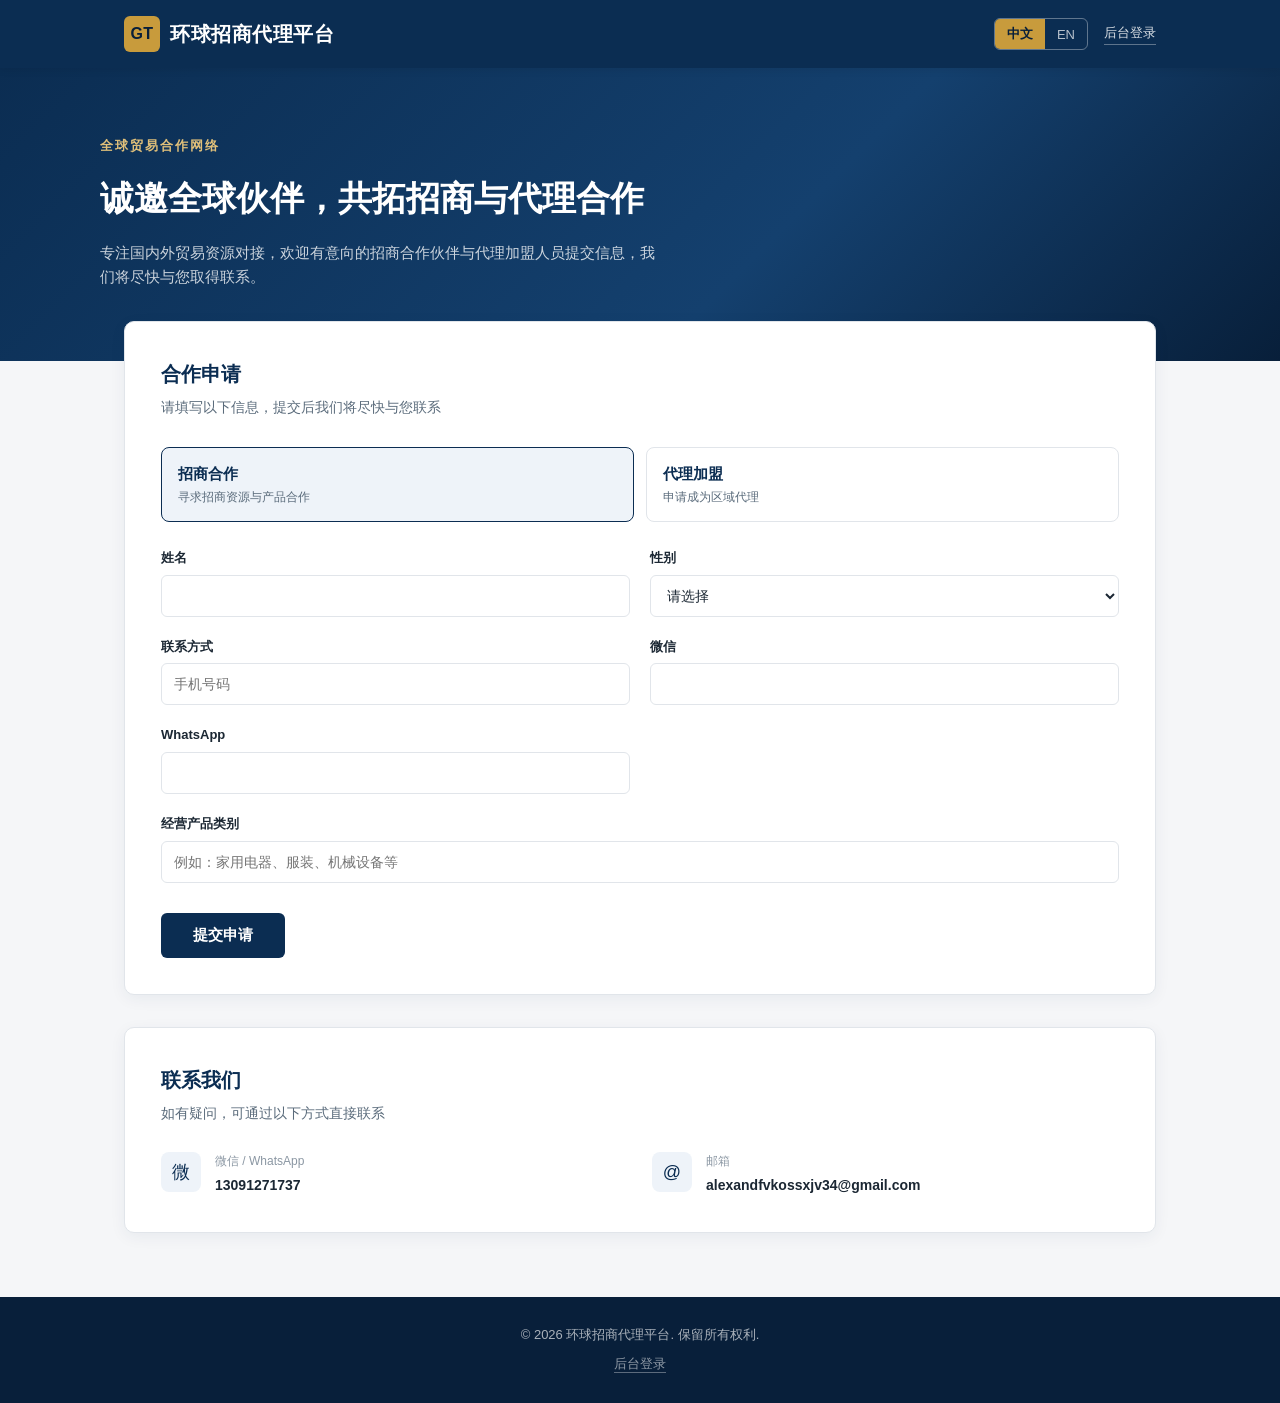
<file: index.html>
<!DOCTYPE html>
<html lang="zh-CN">
<head>
<meta charset="UTF-8">
<meta name="viewport" content="width=device-width, initial-scale=1.0">
<title>招商代理合作平台</title>
<style>
  :root{
    --primary:#0B2D52;
    --primary-light:#14406e;
    --primary-dark:#081f3a;
    --accent:#C89B3C;
    --accent-light:#e0c07a;
    --bg:#F5F6F8;
    --card:#FFFFFF;
    --text:#1B2733;
    --text-secondary:#5A6B7B;
    --text-muted:#8B97A3;
    --border:#E1E5EA;
    --success:#2E7D32;
    --success-bg:#E8F5E9;
    --danger:#C62828;
    --danger-bg:#FDECEA;
    --warning:#B7791F;
    --warning-bg:#FFF6E5;
  }
  *{box-sizing:border-box;margin:0;padding:0;}
  body{
    font-family:"PingFang SC","Microsoft YaHei","Segoe UI",Helvetica,Arial,sans-serif;
    background:var(--bg);
    color:var(--text);
    line-height:1.6;
  }
  a{color:inherit;text-decoration:none;}
  .container{max-width:1080px;margin:0 auto;padding:0 24px;}

  /* Header */
  header{
    background:var(--primary);
    color:#fff;
    position:sticky;top:0;z-index:100;
    box-shadow:0 2px 8px rgba(0,0,0,0.08);
  }
  .header-inner{
    display:flex;align-items:center;justify-content:space-between;
    padding:16px 24px;max-width:1080px;margin:0 auto;
  }
  .brand{display:flex;align-items:center;gap:10px;font-size:20px;font-weight:700;letter-spacing:0.5px;}
  .brand .mark{
    width:36px;height:36px;border-radius:6px;background:var(--accent);
    display:flex;align-items:center;justify-content:center;color:var(--primary-dark);font-weight:800;font-size:16px;
  }
  .header-actions{display:flex;align-items:center;gap:16px;font-size:14px;}
  .lang-switch{
    display:flex;border:1px solid rgba(255,255,255,0.35);border-radius:6px;overflow:hidden;
  }
  .lang-switch button{
    background:transparent;border:none;color:#fff;padding:6px 12px;cursor:pointer;font-size:13px;
    opacity:0.7;
  }
  .lang-switch button.active{background:var(--accent);color:var(--primary-dark);opacity:1;font-weight:600;}
  .admin-entry{
    color:#fff;opacity:0.85;font-size:13px;cursor:pointer;border-bottom:1px solid rgba(255,255,255,0.4);
    padding-bottom:1px;
  }
  .admin-entry:hover{opacity:1;}

  /* Hero */
  .hero{
    background:linear-gradient(135deg,var(--primary) 0%,var(--primary-light) 60%,var(--primary-dark) 100%);
    color:#fff;padding:64px 24px 72px;
  }
  .hero-inner{max-width:1080px;margin:0 auto;}
  .hero-eyebrow{
    display:inline-block;color:var(--accent-light);font-size:13px;letter-spacing:2px;
    text-transform:uppercase;margin-bottom:14px;font-weight:600;
  }
  .hero h1{font-size:34px;font-weight:700;max-width:640px;margin-bottom:16px;}
  .hero p{color:rgba(255,255,255,0.78);max-width:560px;font-size:15px;}

  /* Main sections */
  main{max-width:1080px;margin:-40px auto 0;padding:0 24px 64px;}
  .card{
    background:var(--card);border:1px solid var(--border);border-radius:10px;
    padding:36px;box-shadow:0 4px 16px rgba(15,45,82,0.06);
  }
  .form-card{margin-bottom:32px;}
  .section-title{font-size:20px;font-weight:700;color:var(--primary);margin-bottom:6px;}
  .section-sub{color:var(--text-secondary);font-size:14px;margin-bottom:28px;}

  .type-toggle{display:flex;gap:12px;margin-bottom:26px;}
  .type-option{
    flex:1;border:1.5px solid var(--border);border-radius:8px;padding:14px 16px;cursor:pointer;
    transition:all .15s;
  }
  .type-option.selected{border-color:var(--primary);background:#EEF3F9;}
  .type-option .t-title{font-weight:700;color:var(--primary);font-size:15px;margin-bottom:2px;}
  .type-option .t-desc{font-size:12px;color:var(--text-secondary);}

  .form-grid{display:grid;grid-template-columns:1fr 1fr;gap:20px;}
  .field{display:flex;flex-direction:column;gap:6px;}
  .field.full{grid-column:1 / -1;}
  label{font-size:13px;font-weight:600;color:var(--text);}
  label .opt{color:var(--text-muted);font-weight:400;}
  label .req{color:var(--danger);}
  input[type=text],input[type=tel],select{
    height:42px;border:1px solid var(--border);border-radius:6px;padding:0 12px;font-size:14px;
    background:#fff;color:var(--text);outline:none;transition:border-color .15s;
  }
  input:focus,select:focus{border-color:var(--primary);}
  .error-msg{color:var(--danger);font-size:12px;display:none;}
  .field.invalid input,.field.invalid select{border-color:var(--danger);}
  .field.invalid .error-msg{display:block;}

  .submit-row{margin-top:30px;display:flex;align-items:center;gap:16px;}
  .btn-primary{
    background:var(--primary);color:#fff;border:none;border-radius:6px;padding:13px 32px;
    font-size:15px;font-weight:600;cursor:pointer;transition:background .15s;
  }
  .btn-primary:hover{background:var(--primary-light);}
  .btn-secondary{
    background:#fff;color:var(--primary);border:1px solid var(--primary);border-radius:6px;padding:12px 28px;
    font-size:14px;font-weight:600;cursor:pointer;
  }
  .btn-secondary:hover{background:#EEF3F9;}
  .btn-ghost{background:transparent;border:1px solid var(--border);color:var(--text-secondary);border-radius:6px;
    padding:8px 14px;font-size:13px;cursor:pointer;}
  .btn-ghost:hover{background:var(--bg);}
  .btn-danger-outline{background:transparent;border:1px solid var(--danger);color:var(--danger);border-radius:6px;
    padding:6px 12px;font-size:12px;cursor:pointer;}

  /* Contact card */
  .contact-card{display:grid;grid-template-columns:1fr 1fr;gap:24px;}
  .contact-item{display:flex;gap:14px;align-items:flex-start;}
  .contact-icon{
    width:40px;height:40px;border-radius:8px;background:#EEF3F9;color:var(--primary);
    display:flex;align-items:center;justify-content:center;font-size:18px;flex-shrink:0;
  }
  .contact-label{font-size:12px;color:var(--text-muted);margin-bottom:2px;}
  .contact-value{font-size:14px;font-weight:600;color:var(--text);}

  footer{background:var(--primary-dark);color:rgba(255,255,255,0.65);padding:28px 24px;font-size:13px;text-align:center;}
  footer .admin-entry{color:rgba(255,255,255,0.65);}

  /* Toast */
  #toast{
    position:fixed;top:24px;left:50%;transform:translateX(-50%) translateY(-20px);
    background:var(--success);color:#fff;padding:14px 24px;border-radius:8px;font-size:14px;font-weight:600;
    box-shadow:0 6px 20px rgba(0,0,0,0.15);opacity:0;pointer-events:none;transition:all .25s;z-index:1000;
  }
  #toast.show{opacity:1;transform:translateX(-50%) translateY(0);}

  /* Modal (admin login) */
  .modal-overlay{
    position:fixed;inset:0;background:rgba(11,45,82,0.55);display:none;
    align-items:center;justify-content:center;z-index:500;padding:20px;
  }
  .modal-overlay.show{display:flex;}
  .modal-box{background:#fff;border-radius:10px;padding:32px;max-width:380px;width:100%;box-shadow:0 10px 40px rgba(0,0,0,0.2);}
  .modal-box h3{color:var(--primary);font-size:18px;margin-bottom:20px;}
  .modal-box .field{margin-bottom:16px;}
  .modal-actions{display:flex;gap:10px;margin-top:22px;}
  .modal-actions .btn-primary{flex:1;}
  .close-x{float:right;cursor:pointer;color:var(--text-muted);font-size:20px;line-height:1;}

  /* Admin dashboard */
  #adminView{display:none;}
  #publicView.hidden,#adminView.hidden{display:none;}
  .admin-header{
    display:flex;align-items:center;justify-content:space-between;margin-bottom:24px;flex-wrap:wrap;gap:12px;
  }
  .admin-header h2{color:var(--primary);font-size:22px;}
  .stat-row{display:grid;grid-template-columns:repeat(4,1fr);gap:14px;margin-bottom:24px;}
  .stat-box{background:#fff;border:1px solid var(--border);border-radius:8px;padding:16px;text-align:center;}
  .stat-box .num{font-size:26px;font-weight:700;color:var(--primary);}
  .stat-box .lbl{font-size:12px;color:var(--text-secondary);margin-top:4px;}

  .filter-row{display:flex;gap:10px;margin-bottom:18px;flex-wrap:wrap;}
  .filter-btn{
    border:1px solid var(--border);background:#fff;border-radius:20px;padding:7px 16px;font-size:13px;
    cursor:pointer;color:var(--text-secondary);
  }
  .filter-btn.active{background:var(--primary);color:#fff;border-color:var(--primary);}

  table{width:100%;border-collapse:collapse;background:#fff;font-size:13px;}
  thead th{
    text-align:left;background:#F0F3F7;color:var(--text-secondary);font-weight:600;padding:10px 12px;
    border-bottom:1px solid var(--border);white-space:nowrap;
  }
  tbody td{padding:10px 12px;border-bottom:1px solid var(--border);vertical-align:top;}
  tbody tr:hover{background:#FAFBFC;}
  .badge{display:inline-block;padding:3px 10px;border-radius:20px;font-size:12px;font-weight:600;}
  .badge-invest{background:#EEF3F9;color:var(--primary);}
  .badge-agent{background:var(--warning-bg);color:var(--warning);}
  select.status-select{
    height:32px;border:1px solid var(--border);border-radius:6px;font-size:12px;padding:0 8px;background:#fff;
  }
  .status-pending{color:var(--warning);}
  .status-contacted{color:var(--primary);}
  .status-done{color:var(--success);}
  .empty-row{text-align:center;color:var(--text-muted);padding:40px 0;}
  .table-wrap{overflow-x:auto;border:1px solid var(--border);border-radius:8px;}

  .disclaimer{
    background:var(--warning-bg);border:1px solid #F0D48A;color:var(--warning);font-size:12px;
    padding:10px 14px;border-radius:6px;margin-bottom:20px;
  }

  @media (max-width:640px){
    .form-grid{grid-template-columns:1fr;}
    .contact-card{grid-template-columns:1fr;}
    .stat-row{grid-template-columns:repeat(2,1fr);}
    .hero h1{font-size:26px;}
  }
</style>
</head>
<body>

<div id="toast"></div>

<!-- Admin Login Modal -->
<div class="modal-overlay" id="loginModal">
  <div class="modal-box">
    <span class="close-x" id="closeLogin">&times;</span>
    <h3 data-i18n="admin_login_title">后台登录</h3>
    <div class="field">
      <label data-i18n="admin_account">账号</label>
      <input type="text" id="loginUser" autocomplete="username">
    </div>
    <div class="field">
      <label data-i18n="admin_password">密码</label>
      <input type="text" id="loginPass" autocomplete="current-password">
    </div>
    <div class="error-msg" id="loginError" style="display:block;min-height:16px;"></div>
    <div class="modal-actions">
      <button class="btn-primary" id="loginSubmit" data-i18n="login_btn">登录</button>
    </div>
  </div>
</div>

<!-- PUBLIC VIEW -->
<div id="publicView">
  <header>
    <div class="header-inner">
      <div class="brand"><span class="mark">GT</span><span data-i18n="brand">环球招商代理平台</span></div>
      <div class="header-actions">
        <div class="lang-switch">
          <button id="langZh" class="active">中文</button>
          <button id="langEn">EN</button>
        </div>
        <span class="admin-entry" id="openLogin" data-i18n="admin_entry">后台登录</span>
      </div>
    </div>
  </header>

  <div class="hero">
    <div class="hero-inner">
      <span class="hero-eyebrow" data-i18n="hero_eyebrow">全球贸易合作网络</span>
      <h1 data-i18n="hero_title">诚邀全球伙伴，共拓招商与代理合作</h1>
      <p data-i18n="hero_desc">专注国内外贸易资源对接，欢迎有意向的招商合作伙伴与代理加盟人员提交信息，我们将尽快与您取得联系。</p>
    </div>
  </div>

  <main>
    <div class="card form-card">
      <div class="section-title" data-i18n="form_title">合作申请</div>
      <div class="section-sub" data-i18n="form_sub">请填写以下信息，提交后我们将尽快与您联系</div>

      <div class="type-toggle">
        <div class="type-option selected" data-type="invest" id="typeInvest">
          <div class="t-title" data-i18n="type_invest">招商合作</div>
          <div class="t-desc" data-i18n="type_invest_desc">寻求招商资源与产品合作</div>
        </div>
        <div class="type-option" data-type="agent" id="typeAgent">
          <div class="t-title" data-i18n="type_agent">代理加盟</div>
          <div class="t-desc" data-i18n="type_agent_desc">申请成为区域代理</div>
        </div>
      </div>

      <form id="applyForm" novalidate>
        <div class="form-grid">
          <div class="field" id="f_name">
            <label data-i18n="lbl_name">姓名 <span class="req">*</span></label>
            <input type="text" id="name">
            <span class="error-msg" data-i18n="err_required">此项为必填</span>
          </div>
          <div class="field" id="f_gender">
            <label data-i18n="lbl_gender">性别 <span class="req">*</span></label>
            <select id="gender">
              <option value="" data-i18n="opt_select">请选择</option>
              <option value="male" data-i18n="opt_male">男</option>
              <option value="female" data-i18n="opt_female">女</option>
            </select>
            <span class="error-msg" data-i18n="err_required">此项为必填</span>
          </div>
          <div class="field" id="f_phone">
            <label data-i18n="lbl_phone">联系方式 <span class="req">*</span></label>
            <input type="tel" id="phone" placeholder="手机号码">
            <span class="error-msg" data-i18n="err_required">此项为必填</span>
          </div>
          <div class="field" id="f_wechat">
            <label data-i18n="lbl_wechat">微信 <span class="req">*</span></label>
            <input type="text" id="wechat">
            <span class="error-msg" data-i18n="err_required">此项为必填</span>
          </div>
          <div class="field" id="f_whatsapp">
            <label data-i18n="lbl_whatsapp">WhatsApp <span class="opt" data-i18n="opt_label">（选填）</span></label>
            <input type="text" id="whatsapp">
          </div>
          <div class="field full" id="f_category" style="display:none;">
            <label data-i18n="lbl_category">经营产品类别 <span class="req">*</span></label>
            <input type="text" id="category" data-i18n-ph="ph_category">
            <span class="error-msg" data-i18n="err_required">此项为必填</span>
          </div>
        </div>

        <div class="submit-row">
          <button type="submit" class="btn-primary" data-i18n="submit_btn">提交申请</button>
        </div>
      </form>
    </div>

    <div class="card">
      <div class="section-title" data-i18n="contact_title">联系我们</div>
      <div class="section-sub" data-i18n="contact_sub">如有疑问，可通过以下方式直接联系</div>
      <div class="contact-card">
        <div class="contact-item">
          <div class="contact-icon">微</div>
          <div>
            <div class="contact-label" data-i18n="lbl_wxwa">微信 / WhatsApp</div>
            <div class="contact-value">13091271737</div>
          </div>
        </div>
        <div class="contact-item">
          <div class="contact-icon">@</div>
          <div>
            <div class="contact-label" data-i18n="lbl_email">邮箱</div>
            <div class="contact-value">alexandfvkossxjv34@gmail.com</div>
          </div>
        </div>
      </div>
    </div>
  </main>

  <footer>
    <div data-i18n="footer_text">© 2026 环球招商代理平台. 保留所有权利.</div>
    <div style="margin-top:8px;"><span class="admin-entry" id="openLogin2" data-i18n="admin_entry">后台登录</span></div>
  </footer>
</div>

<!-- ADMIN VIEW -->
<div id="adminView">
  <header>
    <div class="header-inner">
      <div class="brand"><span class="mark">GT</span><span data-i18n="admin_panel_title">后台管理</span></div>
      <div class="header-actions">
        <div class="lang-switch">
          <button id="langZhA" class="active">中文</button>
          <button id="langEnA">EN</button>
        </div>
        <button class="btn-ghost" id="logoutBtn" data-i18n="logout_btn">退出登录</button>
      </div>
    </div>
  </header>

  <main>
    <div class="disclaimer" data-i18n="disclaimer_text">
      提示：当前登录验证与数据存储均在浏览器本地完成，仅适用于演示或个人使用。若需正式上线，建议接入独立后端与数据库以保障账号与数据安全。
    </div>

    <div class="admin-header">
      <h2 data-i18n="submissions_title">申请信息</h2>
    </div>

    <div class="stat-row">
      <div class="stat-box"><div class="num" id="statTotal">0</div><div class="lbl" data-i18n="stat_total">总申请数</div></div>
      <div class="stat-box"><div class="num" id="statInvest">0</div><div class="lbl" data-i18n="stat_invest">招商合作</div></div>
      <div class="stat-box"><div class="num" id="statAgent">0</div><div class="lbl" data-i18n="stat_agent">代理加盟</div></div>
      <div class="stat-box"><div class="num" id="statPending">0</div><div class="lbl" data-i18n="stat_pending">待处理</div></div>
    </div>

    <div class="filter-row">
      <button class="filter-btn active" data-filter="all" data-i18n="filter_all">全部</button>
      <button class="filter-btn" data-filter="invest" data-i18n="filter_invest">招商合作</button>
      <button class="filter-btn" data-filter="agent" data-i18n="filter_agent">代理加盟</button>
    </div>

    <div class="table-wrap">
      <table>
        <thead>
          <tr>
            <th data-i18n="th_time">提交时间</th>
            <th data-i18n="th_type">类型</th>
            <th data-i18n="th_name">姓名</th>
            <th data-i18n="th_gender">性别</th>
            <th data-i18n="th_phone">联系方式</th>
            <th data-i18n="th_wechat">微信</th>
            <th data-i18n="th_whatsapp">WhatsApp</th>
            <th data-i18n="th_category">产品类别</th>
            <th data-i18n="th_status">处理状态</th>
            <th data-i18n="th_action">操作</th>
          </tr>
        </thead>
        <tbody id="submissionsBody"></tbody>
      </table>
    </div>
  </main>
</div>

<script>
(function(){

var STORAGE_KEY = 'gt_trade_submissions_v1';
var ADMIN_USER = 'admin';
var ADMIN_PASS = 'admin123';

var i18n = {
  zh:{
    brand:'环球招商代理平台', admin_entry:'后台登录',
    hero_eyebrow:'全球贸易合作网络', hero_title:'诚邀全球伙伴，共拓招商与代理合作',
    hero_desc:'专注国内外贸易资源对接，欢迎有意向的招商合作伙伴与代理加盟人员提交信息，我们将尽快与您取得联系。',
    form_title:'合作申请', form_sub:'请填写以下信息，提交后我们将尽快与您联系',
    type_invest:'招商合作', type_invest_desc:'寻求招商资源与产品合作',
    type_agent:'代理加盟', type_agent_desc:'申请成为区域代理',
    lbl_name:'姓名', lbl_gender:'性别', lbl_phone:'联系方式', lbl_wechat:'微信',
    lbl_whatsapp:'WhatsApp', lbl_category:'经营产品类别',
    opt_label:'（选填）', opt_select:'请选择', opt_male:'男', opt_female:'女',
    ph_category:'例如：家用电器、服装、机械设备等',
    err_required:'此项为必填', submit_btn:'提交申请',
    contact_title:'联系我们', contact_sub:'如有疑问，可通过以下方式直接联系',
    lbl_wxwa:'微信 / WhatsApp', lbl_email:'邮箱',
    footer_text:'© 2026 环球招商代理平台. 保留所有权利.',
    admin_login_title:'后台登录', admin_account:'账号', admin_password:'密码', login_btn:'登录',
    login_error:'账号或密码错误',
    admin_panel_title:'后台管理', logout_btn:'退出登录',
    disclaimer_text:'提示：当前登录验证与数据存储均在浏览器本地完成，仅适用于演示或个人使用。若需正式上线，建议接入独立后端与数据库以保障账号与数据安全。',
    submissions_title:'申请信息',
    stat_total:'总申请数', stat_invest:'招商合作', stat_agent:'代理加盟', stat_pending:'待处理',
    filter_all:'全部', filter_invest:'招商合作', filter_agent:'代理加盟',
    th_time:'提交时间', th_type:'类型', th_name:'姓名', th_gender:'性别', th_phone:'联系方式',
    th_wechat:'微信', th_whatsapp:'WhatsApp', th_category:'产品类别', th_status:'处理状态', th_action:'操作',
    status_pending:'待处理', status_contacted:'已联系', status_done:'已完成',
    male:'男', female:'女', empty_text:'暂无申请信息', delete_btn:'删除', confirm_delete:'确定要删除这条信息吗？',
    toast_submit_ok:'提交成功，感谢您的申请，我们将尽快与您联系！'
  },
  en:{
    brand:'Global Trade Partners', admin_entry:'Admin login',
    hero_eyebrow:'Global trade cooperation network', hero_title:'Partner with us — investment and agency opportunities',
    hero_desc:'We connect domestic and international trade resources. Submit your details below and our team will contact you soon.',
    form_title:'Partnership application', form_sub:'Please fill in the details below. We will contact you after submission.',
    type_invest:'Investment cooperation', type_invest_desc:'Seeking investment resources and product cooperation',
    type_agent:'Agency application', type_agent_desc:'Apply to become a regional agent',
    lbl_name:'Name', lbl_gender:'Gender', lbl_phone:'Phone', lbl_wechat:'WeChat',
    lbl_whatsapp:'WhatsApp', lbl_category:'Product category',
    opt_label:'(optional)', opt_select:'Select', opt_male:'Male', opt_female:'Female',
    ph_category:'e.g. home appliances, apparel, machinery',
    err_required:'This field is required', submit_btn:'Submit application',
    contact_title:'Contact us', contact_sub:'For any questions, reach us directly through the channels below',
    lbl_wxwa:'WeChat / WhatsApp', lbl_email:'Email',
    footer_text:'© 2026 Global Trade Partners. All rights reserved.',
    admin_login_title:'Admin login', admin_account:'Username', admin_password:'Password', login_btn:'Log in',
    login_error:'Incorrect username or password',
    admin_panel_title:'Admin panel', logout_btn:'Log out',
    disclaimer_text:'Note: login checks and data storage currently run entirely in the browser, suitable for demo or personal use only. For production use, connect a proper backend and database to protect accounts and data.',
    submissions_title:'Submissions',
    stat_total:'Total submissions', stat_invest:'Investment', stat_agent:'Agency', stat_pending:'Pending',
    filter_all:'All', filter_invest:'Investment', filter_agent:'Agency',
    th_time:'Submitted', th_type:'Type', th_name:'Name', th_gender:'Gender', th_phone:'Phone',
    th_wechat:'WeChat', th_whatsapp:'WhatsApp', th_category:'Category', th_status:'Status', th_action:'Action',
    status_pending:'Pending', status_contacted:'Contacted', status_done:'Done',
    male:'Male', female:'Female', empty_text:'No submissions yet', delete_btn:'Delete', confirm_delete:'Delete this submission?',
    toast_submit_ok:'Submitted successfully. Thank you — we will contact you soon!'
  }
};

var state = { lang:'zh', selectedType:'invest', filter:'all', isAdmin:false };

function t(key){ return i18n[state.lang][key] || key; }

function applyI18n(){
  document.querySelectorAll('[data-i18n]').forEach(function(el){
    var key = el.getAttribute('data-i18n');
    el.textContent = t(key);
  });
  document.querySelectorAll('[data-i18n-ph]').forEach(function(el){
    var key = el.getAttribute('data-i18n-ph');
    el.setAttribute('placeholder', t(key));
  });
  document.getElementById('loginError').textContent = '';
  renderAdminTable();
}

function setLang(l){
  state.lang = l;
  var isZh = l === 'zh';
  document.getElementById('langZh').classList.toggle('active', isZh);
  document.getElementById('langEn').classList.toggle('active', !isZh);
  document.getElementById('langZhA').classList.toggle('active', isZh);
  document.getElementById('langEnA').classList.toggle('active', !isZh);
  applyI18n();
}
document.getElementById('langZh').onclick = function(){ setLang('zh'); };
document.getElementById('langEn').onclick = function(){ setLang('en'); };
document.getElementById('langZhA').onclick = function(){ setLang('zh'); };
document.getElementById('langEnA').onclick = function(){ setLang('en'); };

/* Type toggle */
document.getElementById('typeInvest').onclick = function(){ selectType('invest'); };
document.getElementById('typeAgent').onclick = function(){ selectType('agent'); };
function selectType(type){
  state.selectedType = type;
  document.getElementById('typeInvest').classList.toggle('selected', type==='invest');
  document.getElementById('typeAgent').classList.toggle('selected', type==='agent');
  document.getElementById('f_category').style.display = (type==='invest') ? '' : 'none';
}

/* Toast */
function showToast(msg){
  var el = document.getElementById('toast');
  el.textContent = msg;
  el.classList.add('show');
  setTimeout(function(){ el.classList.remove('show'); }, 2600);
}

/* Storage */
function getSubmissions(){
  try{ return JSON.parse(localStorage.getItem(STORAGE_KEY)) || []; }
  catch(e){ return []; }
}
function saveSubmissions(list){
  localStorage.setItem(STORAGE_KEY, JSON.stringify(list));
}

/* Form validation + submit */
function clearFieldError(id){ document.getElementById(id).classList.remove('invalid'); }
function setFieldError(id){ document.getElementById(id).classList.add('invalid'); }

document.getElementById('applyForm').addEventListener('submit', function(e){
  e.preventDefault();
  var name = document.getElementById('name').value.trim();
  var gender = document.getElementById('gender').value;
  var phone = document.getElementById('phone').value.trim();
  var wechat = document.getElementById('wechat').value.trim();
  var whatsapp = document.getElementById('whatsapp').value.trim();
  var category = document.getElementById('category').value.trim();

  var valid = true;
  ['f_name','f_gender','f_phone','f_wechat'].forEach(clearFieldError);
  clearFieldError('f_category');

  if(!name){ setFieldError('f_name'); valid = false; }
  if(!gender){ setFieldError('f_gender'); valid = false; }
  if(!phone){ setFieldError('f_phone'); valid = false; }
  if(!wechat){ setFieldError('f_wechat'); valid = false; }
  if(state.selectedType === 'invest' && !category){ setFieldError('f_category'); valid = false; }

  if(!valid) return;

  var list = getSubmissions();
  list.unshift({
    id: Date.now().toString(36) + Math.random().toString(36).slice(2,7),
    type: state.selectedType,
    name: name, gender: gender, phone: phone, wechat: wechat,
    whatsapp: whatsapp, category: state.selectedType === 'invest' ? category : '',
    status: 'pending',
    createdAt: new Date().toISOString()
  });
  saveSubmissions(list);

  document.getElementById('applyForm').reset();
  selectType('invest');
  showToast(t('toast_submit_ok'));
});

/* Admin login modal */
function openModal(){
  document.getElementById('loginModal').classList.add('show');
  document.getElementById('loginError').textContent = '';
}
function closeModal(){ document.getElementById('loginModal').classList.remove('show'); }
document.getElementById('openLogin').onclick = openModal;
document.getElementById('openLogin2').onclick = openModal;
document.getElementById('closeLogin').onclick = closeModal;
document.getElementById('loginModal').addEventListener('click', function(e){
  if(e.target === this) closeModal();
});

document.getElementById('loginSubmit').onclick = function(){
  var u = document.getElementById('loginUser').value.trim();
  var p = document.getElementById('loginPass').value.trim();
  if(u === ADMIN_USER && p === ADMIN_PASS){
    closeModal();
    document.getElementById('loginUser').value='';
    document.getElementById('loginPass').value='';
    enterAdmin();
  } else {
    document.getElementById('loginError').textContent = t('login_error');
  }
};

function enterAdmin(){
  state.isAdmin = true;
  document.getElementById('publicView').classList.add('hidden');
  document.getElementById('adminView').style.display = 'block';
  renderAdminTable();
}
document.getElementById('logoutBtn').onclick = function(){
  state.isAdmin = false;
  document.getElementById('adminView').style.display = 'none';
  document.getElementById('publicView').classList.remove('hidden');
};

/* Admin filters */
document.querySelectorAll('.filter-btn').forEach(function(btn){
  btn.addEventListener('click', function(){
    document.querySelectorAll('.filter-btn').forEach(function(b){ b.classList.remove('active'); });
    btn.classList.add('active');
    state.filter = btn.getAttribute('data-filter');
    renderAdminTable();
  });
});

function fmtDate(iso){
  var d = new Date(iso);
  var p = function(n){ return n<10 ? '0'+n : n; };
  return d.getFullYear()+'-'+p(d.getMonth()+1)+'-'+p(d.getDate())+' '+p(d.getHours())+':'+p(d.getMinutes());
}

function renderAdminTable(){
  var list = getSubmissions();
  var total = list.length;
  var investCount = list.filter(function(s){ return s.type==='invest'; }).length;
  var agentCount = list.filter(function(s){ return s.type==='agent'; }).length;
  var pendingCount = list.filter(function(s){ return s.status==='pending'; }).length;

  document.getElementById('statTotal').textContent = total;
  document.getElementById('statInvest').textContent = investCount;
  document.getElementById('statAgent').textContent = agentCount;
  document.getElementById('statPending').textContent = pendingCount;

  var filtered = state.filter === 'all' ? list : list.filter(function(s){ return s.type === state.filter; });
  var body = document.getElementById('submissionsBody');
  body.innerHTML = '';

  if(filtered.length === 0){
    var tr = document.createElement('tr');
    var td = document.createElement('td');
    td.colSpan = 10;
    td.className = 'empty-row';
    td.textContent = t('empty_text');
    tr.appendChild(td);
    body.appendChild(tr);
    return;
  }

  filtered.forEach(function(s){
    var tr = document.createElement('tr');

    var typeLabel = s.type === 'invest' ? t('type_invest') : t('type_agent');
    var typeBadgeClass = s.type === 'invest' ? 'badge-invest' : 'badge-agent';
    var genderLabel = s.gender === 'male' ? t('male') : (s.gender === 'female' ? t('female') : '-');

    tr.innerHTML =
      '<td>'+fmtDate(s.createdAt)+'</td>'+
      '<td><span class="badge '+typeBadgeClass+'">'+typeLabel+'</span></td>'+
      '<td>'+escapeHtml(s.name)+'</td>'+
      '<td>'+genderLabel+'</td>'+
      '<td>'+escapeHtml(s.phone)+'</td>'+
      '<td>'+escapeHtml(s.wechat)+'</td>'+
      '<td>'+escapeHtml(s.whatsapp || '-')+'</td>'+
      '<td>'+escapeHtml(s.category || '-')+'</td>';

    var statusTd = document.createElement('td');
    var sel = document.createElement('select');
    sel.className = 'status-select';
    ['pending','contacted','done'].forEach(function(val){
      var opt = document.createElement('option');
      opt.value = val;
      opt.textContent = t('status_'+val);
      if(s.status === val) opt.selected = true;
      sel.appendChild(opt);
    });
    sel.addEventListener('change', function(){
      updateStatus(s.id, sel.value);
    });
    statusTd.appendChild(sel);
    tr.appendChild(statusTd);

    var actionTd = document.createElement('td');
    var delBtn = document.createElement('button');
    delBtn.className = 'btn-danger-outline';
    delBtn.textContent = t('delete_btn');
    delBtn.addEventListener('click', function(){
      if(confirm(t('confirm_delete'))) deleteSubmission(s.id);
    });
    actionTd.appendChild(delBtn);
    tr.appendChild(actionTd);

    body.appendChild(tr);
  });
}

function updateStatus(id, status){
  var list = getSubmissions();
  var idx = list.findIndex(function(s){ return s.id === id; });
  if(idx > -1){ list[idx].status = status; saveSubmissions(list); renderAdminTable(); }
}
function deleteSubmission(id){
  var list = getSubmissions().filter(function(s){ return s.id !== id; });
  saveSubmissions(list);
  renderAdminTable();
}

function escapeHtml(str){
  var div = document.createElement('div');
  div.textContent = str == null ? '' : str;
  return div.innerHTML;
}

/* init */
selectType('invest');
applyI18n();

})();
</script>
</body>
</html>
</file>
